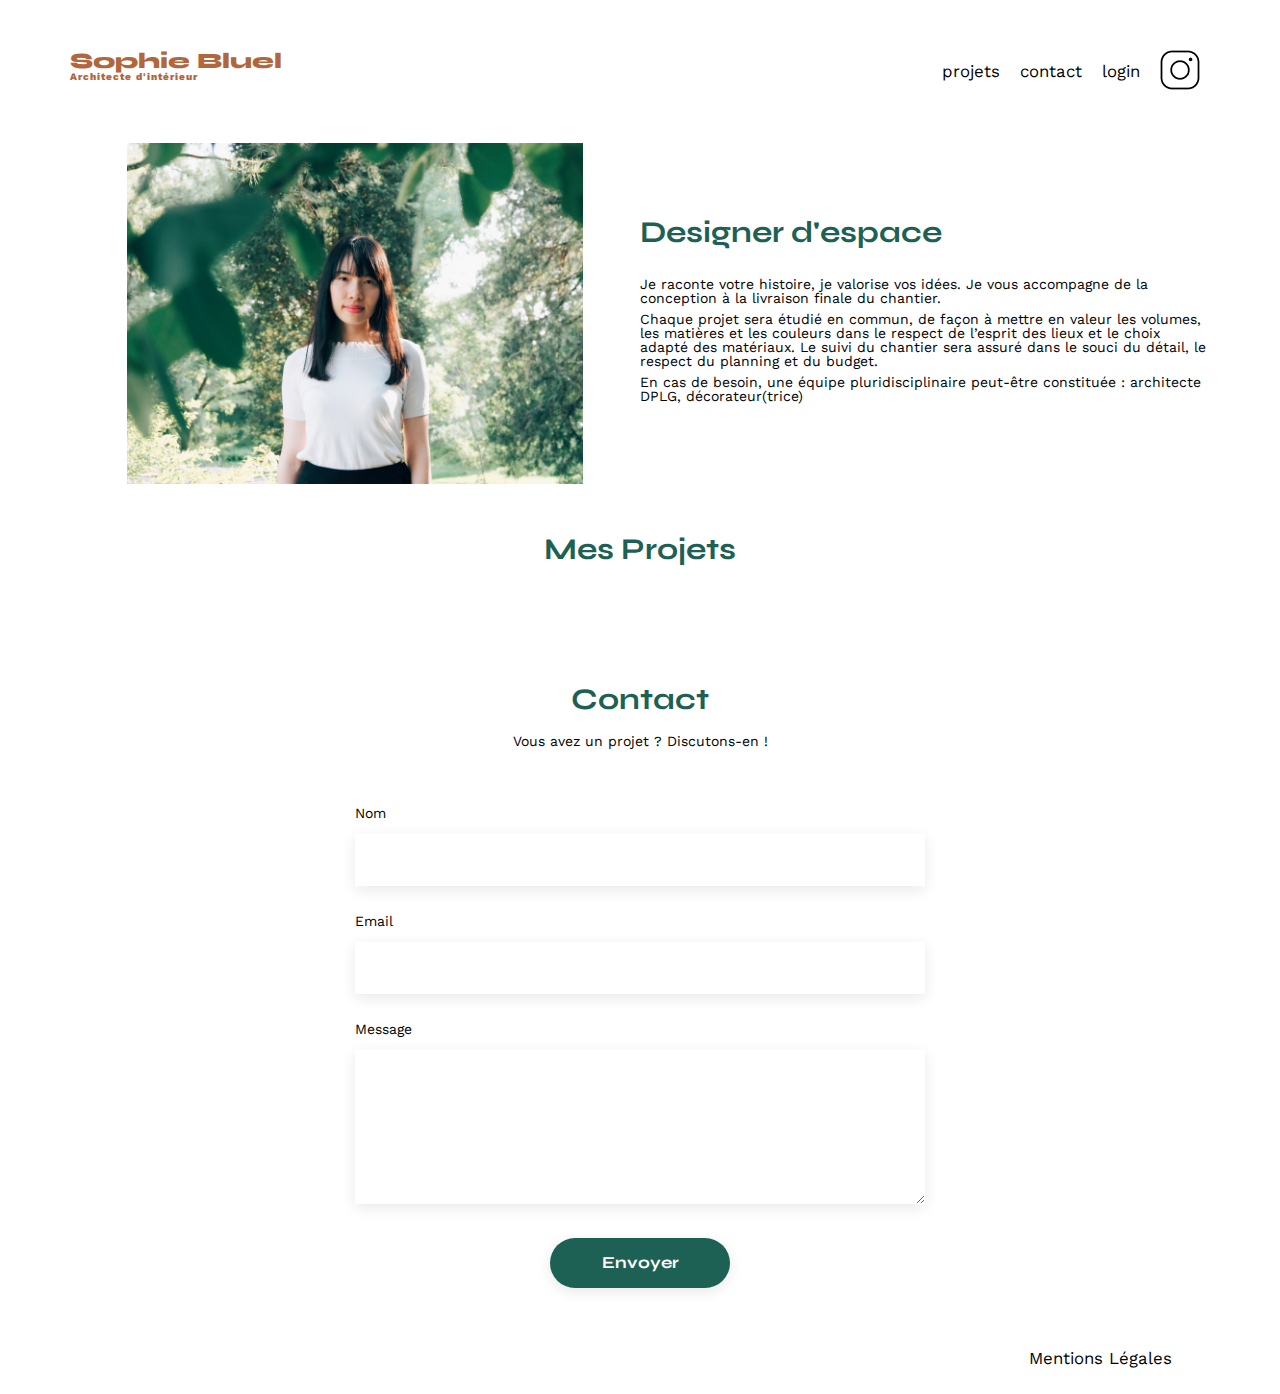
<file: FrontEnd/index.html>
<!DOCTYPE html>
<html lang="fr">
<head>
	<meta charset="UTF-8">
	<title>Sophie Bluel - Architecte d'intérieur</title>
	<meta name="viewport" content="width=device-width, initial-scale=1.0">
	<link rel="preconnect" href="https://fonts.googleapis.com">
	<link rel="preconnect" href="https://fonts.gstatic.com" crossorigin>
	<link href="https://fonts.googleapis.com/css2?family=Syne:wght@700;800&family=Work+Sans&display=swap" rel="stylesheet">
	<meta name="description" content="">
	<link rel="stylesheet" href="./assets/style.css">
</head>
<body>
<header>
	<h1>Sophie Bluel <span>Architecte d'intérieur</span></h1>
	<nav>
		<ul>
			<li>projets</li>
			<li>contact</li>
			<li onclick="location.href='login.html'">login</li>
			<li><img src="./assets/icons/instagram.png" alt="Instagram"></li>
		</ul>
	</nav>
</header>
<main>
	<section id="introduction">
		<figure>
			<img src="./assets/images/sophie-bluel.png" alt="">
		</figure>
		<article>
			<h2>Designer d'espace</h2>
			<p>Je raconte votre histoire, je valorise vos idées. Je vous accompagne de la conception à la livraison finale du chantier.</p>
			<p>Chaque projet sera étudié en commun, de façon à mettre en valeur les volumes, les matières et les couleurs dans le respect de l’esprit des lieux et le choix adapté des matériaux. Le suivi du chantier sera assuré dans le souci du détail, le respect du planning et du budget.</p>
			<p>En cas de besoin, une équipe pluridisciplinaire peut-être constituée : architecte DPLG, décorateur(trice)</p>
		</article>
	</section>
	<section id="portfolio">
		<h2>Mes Projets</h2>
		<div class="filter"></div>
		<div class="gallery"></div>
	</section>
	<section id="contact">
		<h2>Contact</h2>
		<p>Vous avez un projet ? Discutons-en !</p>
		<form action="#" method="post">
			<label for="name">Nom</label>
			<input type="text" name="name" id="name">
			<label for="email">Email</label>
			<input type="email" name="email" id="email">
			<label for="message">Message</label>
			<textarea name="message" id="message" cols="30" rows="10"></textarea>
			<input type="submit" value="Envoyer">
		</form>
	</section>
</main>

<footer>
	<nav>
		<ul>
			<li>Mentions Légales</li>
		</ul>
	</nav>
</footer>
	<script src="filterscript.js"></script>
</body>
</html>
</file>
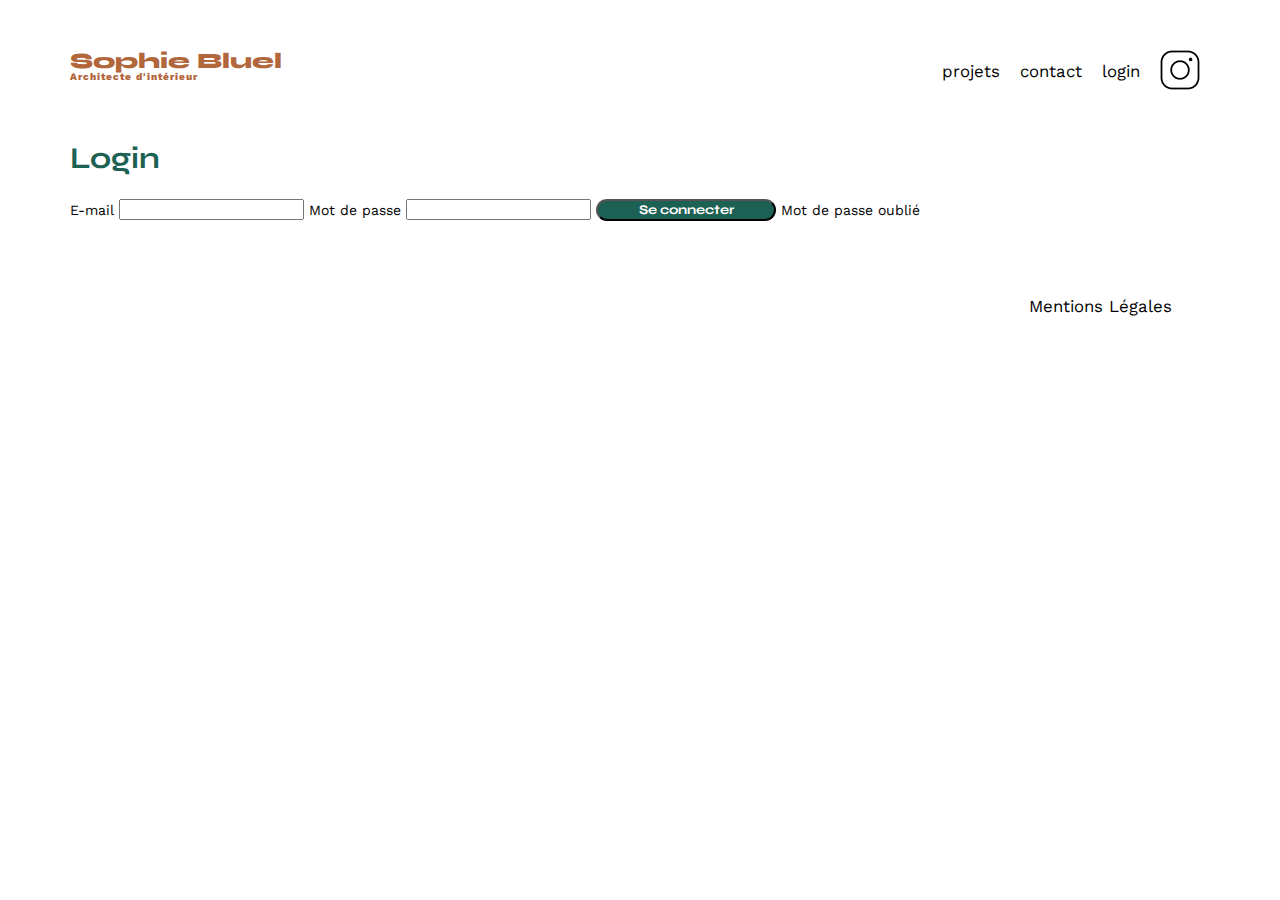
<file: FrontEnd/login.html>
<!DOCTYPE html>
<html lang="fr">

<head>
    <meta charset="UTF-8">
    <title>Sophie Bluel - Architecte d'intérieur</title>
    <meta name="viewport" content="width=device-width, initial-scale=1.0">
    <link rel="preconnect" href="https://fonts.googleapis.com">
    <link rel="preconnect" href="https://fonts.gstatic.com" crossorigin>
    <link href="https://fonts.googleapis.com/css2?family=Syne:wght@700;800&family=Work+Sans&display=swap"
        rel="stylesheet">
    <meta name="description" content="">
    <link rel="stylesheet" href="./assets/style.css">
</head>

<body id="bodylogin">
    <header id="headerlogin">
        <h1>Sophie Bluel <span>Architecte d'intérieur</span></h1>
        <nav>
            <ul>
                <li>projets</li>
                <li>contact</li>
                <li onclick="location.href='index.html'">login</li>
                <li><img src="./assets/icons/instagram.png" alt="Instagram"></li>
            </ul>
        </nav>
    </header>

    <main>
        <section id="contactlogin">
            <h2 id="logintextmarge">Login</h2>
            <form action="#" method="post">
                <label for="name">E-mail</label>
                <input type="email" id="email">
                <label for="password">Mot de passe</label>
                <input type="password" id="password">
                <input id="loginbutton" type="submit" value="Se connecter">
                <label id="forgotpw" for="password">Mot de passe oublié</label>
            </form>
        </section>
    </main>

    <footer id="footerlogin">
        <nav>
            <ul>
                <li>Mentions Légales</li>
            </ul>
        </nav>
    </footer>
    <script src="loginscript.js"></script>
</body>

</html>
</file>
<file: FrontEnd/assets/style.css>
/* http://meyerweb.com/eric/tools/css/reset/
   v2.0 | 20110126
   License: none (public domain)
*/

html, body, div, span, applet, object, iframe,
h1, h2, h3, h4, h5, h6, p, blockquote, pre,
a, abbr, acronym, address, big, cite, code,
del, dfn, em, img, ins, kbd, q, s, samp,
small, strike, strong, sub, sup, tt, var,
b, u, i, center,
dl, dt, dd, ol, ul, li,
fieldset, form, label, legend,
table, caption, tbody, tfoot, thead, tr, th, td,
article, aside, canvas, details, embed,
figure, figcaption, footer, header, hgroup,
menu, nav, output, ruby, section, summary,
time, mark, audio, video {
	margin: 0;
	padding: 0;
	border: 0;
	font-size: 100%;
	font: inherit;
	vertical-align: baseline;
}
/* HTML5 display-role reset for older browsers */
article, aside, details, figcaption, figure,
footer, header, hgroup, menu, nav, section {
	display: block;
}
body {
	line-height: 1;
}
ol, ul {
	list-style: none;
}
blockquote, q {
	quotes: none;
}
blockquote:before, blockquote:after,
q:before, q:after {
	content: '';
	content: none;
}
table {
	border-collapse: collapse;
	border-spacing: 0;
}
/** end reset css**/
body {
	max-width: 1140px;
	margin:auto;
	font-family: 'Work Sans' ;
	font-size: 14px;
}
header {
	display: flex;
	justify-content: space-between;
	margin: 50px 0
}
section {
	margin: 50px 0
}

h1{
	display: flex;
	flex-direction: column;
	font-family: 'Syne';
	font-size: 22px;
	font-weight: 800;
	color: #B1663C
}

h1 > span {
	font-family: 'Work Sans';
	font-size:10px;
	letter-spacing: 0.1em;
;
}

h2{
	font-family: 'Syne';
	font-weight: 700;
	font-size: 30px;
	color: #1D6154
}
nav ul {
	display: flex;
	align-items: center;
	list-style-type: none;

}
nav li {
	padding: 0 10px;
	font-size: 1.2em;
}

li:hover {
	color: #B1663C;
}
#introduction {
	display: flex;
	align-items: center;
}
#introduction figure {
	flex: 1
}
#introduction img {
	display: block;
	margin: auto;
	width: 80%;
}

#introduction article {
	flex: 1
}
#introduction h2 {
	margin-bottom: 1em;
}

#introduction p {
	margin-bottom: 0.5em;
}
#portfolio h2 {
	text-align: center;
	margin-bottom: 1em;
}

.filter {
	display: flex;
	flex-direction: row;
	justify-content: center;
	margin-bottom: 40px;
	gap: 10px;
}

.filter button {
	height: 37px;
	border-radius: 60px;
	border: 2px solid #1D6154;
	background-color: white;
	padding: 0px 20px;
	font-family: 'Syne';
	font-weight: 700;
	font-size: 16px;
	color: #1D6154;
	cursor: pointer;
}

.filter button.active {
	background-color: #1D6154;
	color: white;
}

.gallery {
	width: 100%;
	display: grid;
	grid-template-columns: 1fr 1fr 1fr;
	grid-column-gap: 20px;
	grid-row-gap: 20px;
}

.gallery img {
	width: 100%;

}
#contact {
	width: 50%;
margin: auto;
}
#contact > * {
	text-align: center;

}
#contact h2{
	margin-bottom: 20px;
}
#contact form {
	text-align: left;
	margin-top:30px;
	display: flex;
	flex-direction: column;
}

#contact input {
	height: 50px;
	font-size: 1.2em;
	border: none;
	box-shadow: 0px 4px 14px rgba(0, 0, 0, 0.09);
}
#contact label {
	margin: 2em 0 1em 0;
}
#contact textarea {
	border: none;
	box-shadow: 0px 4px 14px rgba(0, 0, 0, 0.09);
}

input[type="submit"]{
	font-family: 'Syne';
	font-weight: 700;
	color: white;
	background-color: #1D6154;
	margin : 2em auto ;
	width: 180px;
	text-align: center;
	border-radius: 60px ;
}

footer nav ul {
	display: flex;
	justify-content: flex-end;
	margin: 2em
}
</file>
